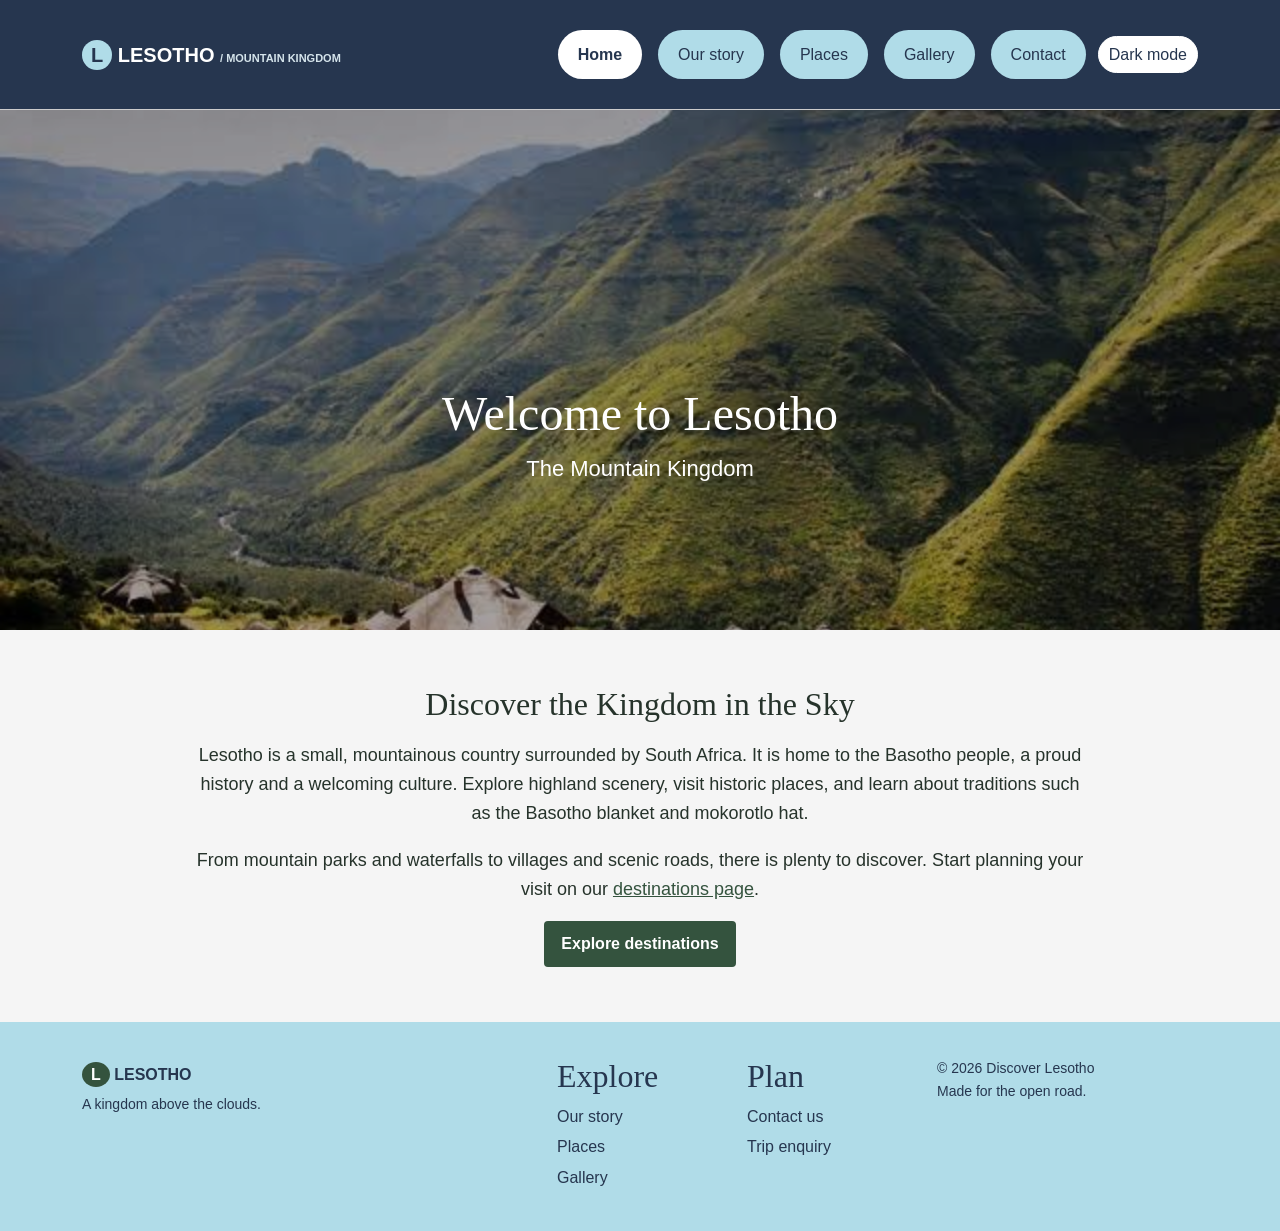
<file: index.html>
<!DOCTYPE html>
<html lang="en">
<head>
  <meta charset="utf-8">
  <meta name="viewport" content="width=device-width, initial-scale=1">
  <meta name="description" content="Discover Lesotho, the Mountain Kingdom, its people and mountain scenery.">
  <title>Home | Discover Lesotho</title>
  <link href="https://cdn.jsdelivr.net/npm/bootstrap@5.3.3/dist/css/bootstrap.min.css" rel="stylesheet">
  <link href="basic.css" rel="stylesheet">
</head>
<body>
  <a class="skip-link" href="#main">Skip to content</a>
  <header>
    <nav class="navbar navbar-expand-lg fixed-top site-nav" aria-label="Main navigation">
      <div class="container">
        <a class="navbar-brand" href="index.html"><span class="brand-mark">L</span> LESOTHO <span class="brand-light">/ MOUNTAIN KINGDOM</span></a>
        <button class="navbar-toggler" type="button" data-bs-toggle="collapse" data-bs-target="#navMenu" aria-controls="navMenu" aria-expanded="false" aria-label="Toggle navigation">
          <span class="navbar-toggler-icon"></span>
        </button>
        <div class="collapse navbar-collapse" id="navMenu">
          <ul class="navbar-nav ms-auto align-items-lg-center gap-lg-2">
            <li class="nav-item"><a class="nav-link active" href="index.html">Home</a></li>
            <li class="nav-item"><a class="nav-link" href="about.html">Our story</a></li>
            <li class="nav-item"><a class="nav-link" href="destinations.html">Places</a></li>
            <li class="nav-item"><a class="nav-link" href="gallery.html">Gallery</a></li>
            <li class="nav-item"><a class="nav-link" href="contact.html">Contact</a></li>
            <li class="nav-item"><button class="theme-toggle" type="button" aria-label="Switch to dark mode">Dark mode</button></li>
          </ul>
        </div>
      </div>
    </nav>
  </header>

  <main id="main">
    <section class="home-hero" aria-labelledby="welcome-title">
      <img src="sehlabathebe.jfif" alt="Mountains in Lesotho beneath a wide sky">
      <div class="home-hero-text">
        <h1 id="welcome-title">Welcome to Lesotho</h1>
        <p>The Mountain Kingdom</p>
      </div>
    </section>

    <section class="home-welcome">
      <div class="container">
        <h2>Discover the Kingdom in the Sky</h2>
        <p>Lesotho is a small, mountainous country surrounded by South Africa. It is home to the Basotho people, a proud history and a welcoming culture. Explore highland scenery, visit historic places, and learn about traditions such as the Basotho blanket and mokorotlo hat.</p>
        <p>From mountain parks and waterfalls to villages and scenic roads, there is plenty to discover. Start planning your visit on our <a href="destinations.html">destinations page</a>.</p>
        <a class="btn btn-dark-custom" href="destinations.html">Explore destinations</a>
      </div>
    </section>
  </main>

  <footer class="site-footer"><div class="container"><div class="row gy-4 align-items-start"><div class="col-md-5"><a class="navbar-brand footer-brand" href="index.html"><span class="brand-mark">L</span> LESOTHO</a><p class="footer-tag">A kingdom above the clouds.</p></div><div class="col-6 col-md-2"><h2>Explore</h2><a href="about.html">Our story</a><a href="destinations.html">Places</a><a href="gallery.html">Gallery</a></div><div class="col-6 col-md-2"><h2>Plan</h2><a href="contact.html">Contact us</a><a href="contact.html#booking">Trip enquiry</a></div><div class="col-md-3 footer-bottom">© <span data-year></span> Discover Lesotho<br>Made for the open road.</div></div></div></footer>

  <script src="https://cdn.jsdelivr.net/npm/bootstrap@5.3.3/dist/js/bootstrap.bundle.min.js"></script>
  <script src="main.js"></script>
</body>
</html>
</file>
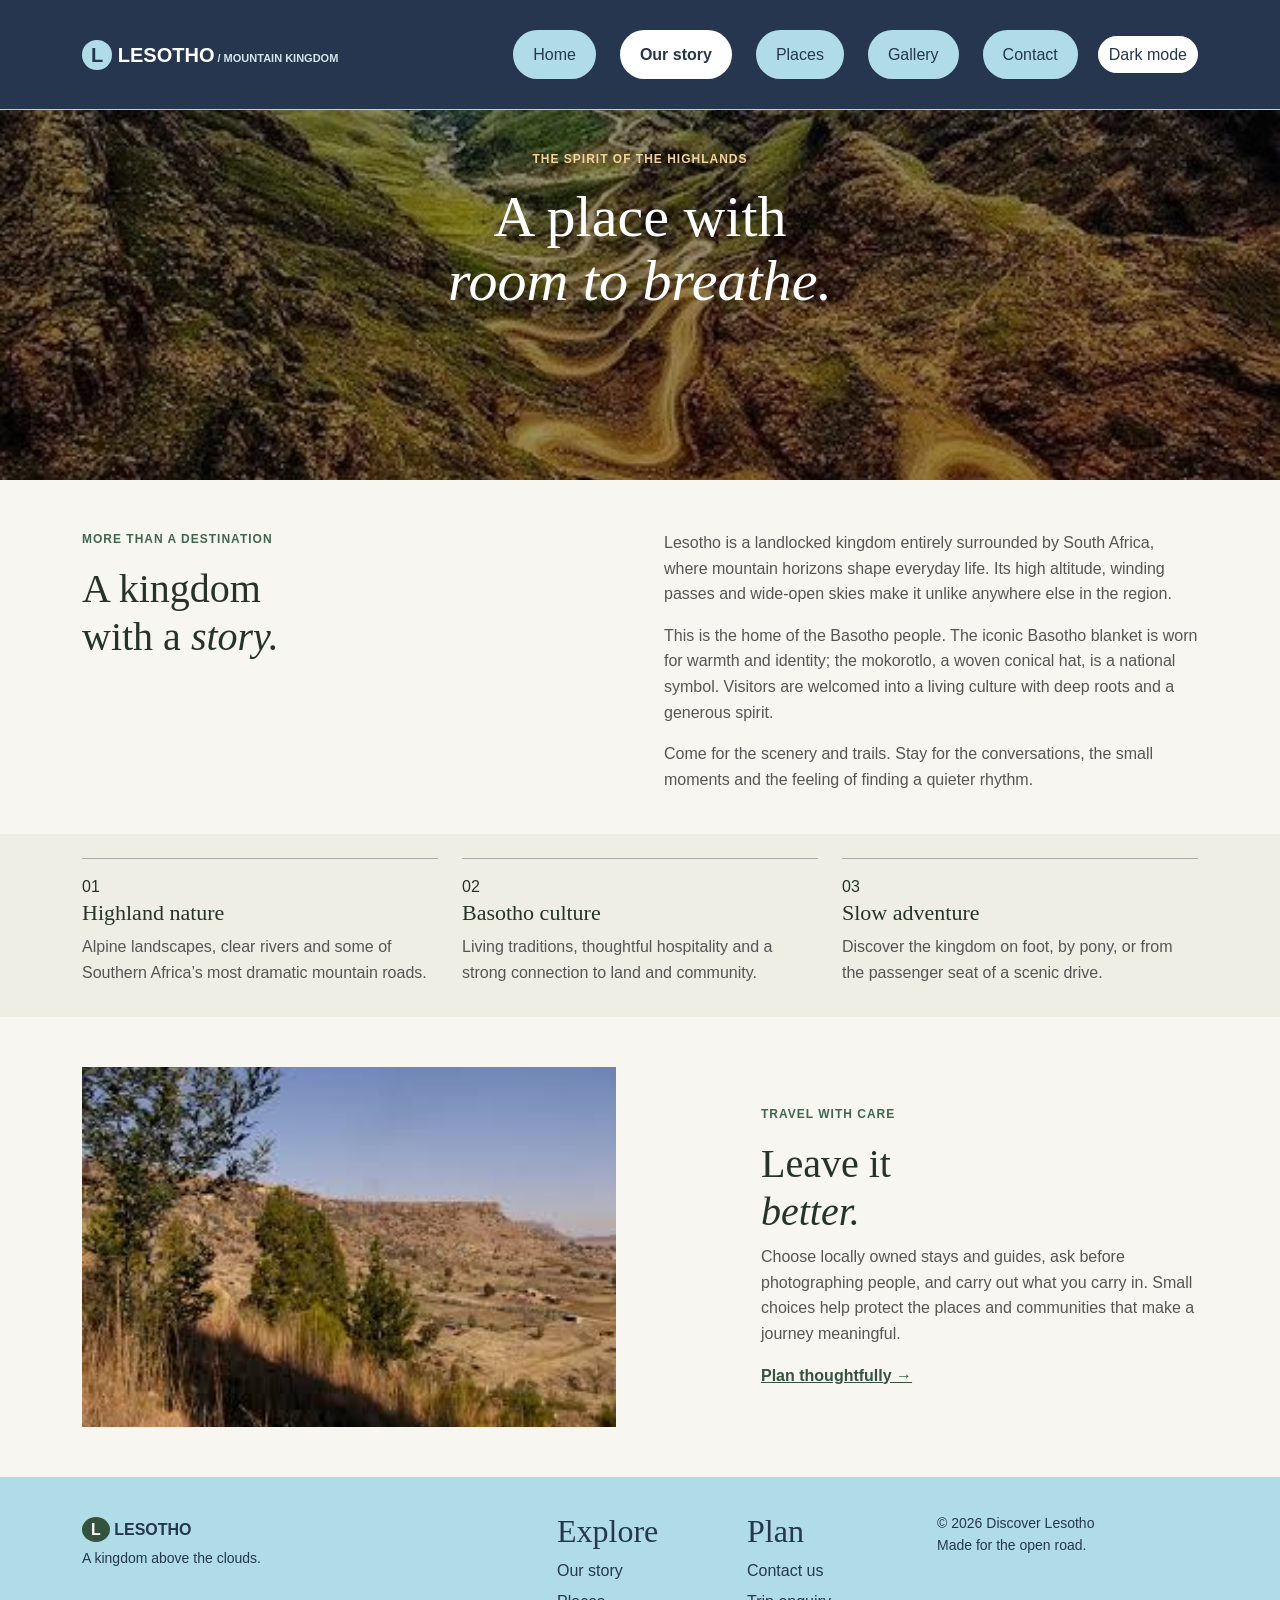
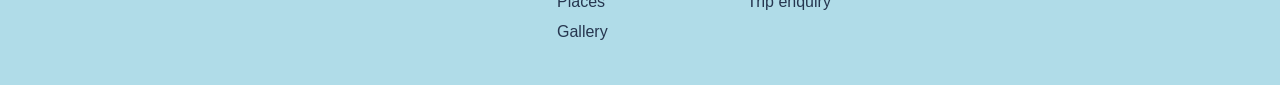
<file: about.html>
<!DOCTYPE html><html lang="en"><head><meta charset="utf-8"><meta name="viewport" content="width=device-width, initial-scale=1"><meta name="description" content="Learn about Lesotho, the Mountain Kingdom, its Basotho culture and highland landscape."><title>Our Story | Discover Lesotho</title><link href="https://cdn.jsdelivr.net/npm/bootstrap@5.3.3/dist/css/bootstrap.min.css" rel="stylesheet"><link href="basic.css" rel="stylesheet"></head><body><a class="skip-link" href="#main">Skip to content</a><header>
  <nav class="navbar navbar-expand-lg fixed-top site-nav" aria-label="Main navigation"><div class="container"><a class="navbar-brand" href="index.html"><span class="brand-mark">L</span> LESOTHO<span class="brand-light"> / MOUNTAIN KINGDOM</span></a><button class="navbar-toggler" type="button" data-bs-toggle="collapse" data-bs-target="#navMenu" aria-controls="navMenu" aria-expanded="false" aria-label="Toggle navigation"><span class="navbar-toggler-icon"></span></button><div class="collapse navbar-collapse" id="navMenu"><ul class="navbar-nav ms-auto align-items-lg-center gap-lg-3"><li class="nav-item"><a class="nav-link" href="index.html">Home</a></li><li class="nav-item"><a class="nav-link active" href="about.html">Our story</a></li><li class="nav-item"><a class="nav-link" href="destinations.html">Places</a></li><li class="nav-item"><a class="nav-link" href="gallery.html">Gallery</a></li><li class="nav-item"><a class="nav-link" href="contact.html">Contact</a></li><li class="nav-item"><button class="theme-toggle" type="button" aria-label="Switch to dark mode">Dark mode</button></li></ul></div></div></nav>
</header><main id="main"><section class="page-hero about-hero"><div class="hero-shade"></div><div class="container page-hero-content"><p class="eyebrow">The spirit of the highlands</p><h1>A place with<br><em>room to breathe.</em></h1></div></section><section class="section-pad"><div class="container"><div class="row g-5"><div class="col-lg-5"><p class="eyebrow eyebrow-dark">More than a destination</p><h2 class="display-title">A kingdom<br>with a <em>story.</em></h2></div><div class="col-lg-6 ms-lg-auto body-copy"><p>Lesotho is a landlocked kingdom entirely surrounded by South Africa, where mountain horizons shape everyday life. Its high altitude, winding passes and wide-open skies make it unlike anywhere else in the region.</p><p>This is the home of the Basotho people. The iconic Basotho blanket is worn for warmth and identity; the mokorotlo, a woven conical hat, is a national symbol. Visitors are welcomed into a living culture with deep roots and a generous spirit.</p><p>Come for the scenery and trails. Stay for the conversations, the small moments and the feeling of finding a quieter rhythm.</p></div></div></div></section><section class="values-band"><div class="container"><div class="row g-4"><div class="col-md-4"><article class="value-card"><span>01</span><h3>Highland nature</h3><p>Alpine landscapes, clear rivers and some of Southern Africa’s most dramatic mountain roads.</p></article></div><div class="col-md-4"><article class="value-card"><span>02</span><h3>Basotho culture</h3><p>Living traditions, thoughtful hospitality and a strong connection to land and community.</p></article></div><div class="col-md-4"><article class="value-card"><span>03</span><h3>Slow adventure</h3><p>Discover the kingdom on foot, by pony, or from the passenger seat of a scenic drive.</p></article></div></div></div></section><section class="section-pad"><div class="container"><div class="row align-items-center g-5"><div class="col-lg-6"><img class="journal-image" src="thaba%20bosiu.jfif" alt="The landscape around Thaba Bosiu"></div><div class="col-lg-5 ms-lg-auto"><p class="eyebrow eyebrow-dark">Travel with care</p><h2 class="display-title">Leave it<br><em>better.</em></h2><p class="body-copy">Choose locally owned stays and guides, ask before photographing people, and carry out what you carry in. Small choices help protect the places and communities that make a journey meaningful.</p><a class="text-link" href="contact.html">Plan thoughtfully →</a></div></div></div></section></main><footer class="site-footer"><div class="container"><div class="row gy-4 align-items-start"><div class="col-md-5"><a class="navbar-brand footer-brand" href="index.html"><span class="brand-mark">L</span> LESOTHO</a><p class="footer-tag">A kingdom above the clouds.</p></div><div class="col-6 col-md-2"><h2>Explore</h2><a href="about.html">Our story</a><a href="destinations.html">Places</a><a href="gallery.html">Gallery</a></div><div class="col-6 col-md-2"><h2>Plan</h2><a href="contact.html">Contact us</a><a href="contact.html#booking">Trip enquiry</a></div><div class="col-md-3 footer-bottom">© <span data-year></span> Discover Lesotho<br>Made for the open road.</div></div></div></footer><script src="https://cdn.jsdelivr.net/npm/bootstrap@5.3.3/dist/js/bootstrap.bundle.min.js"></script><script src="main.js"></script></body></html>
</file>
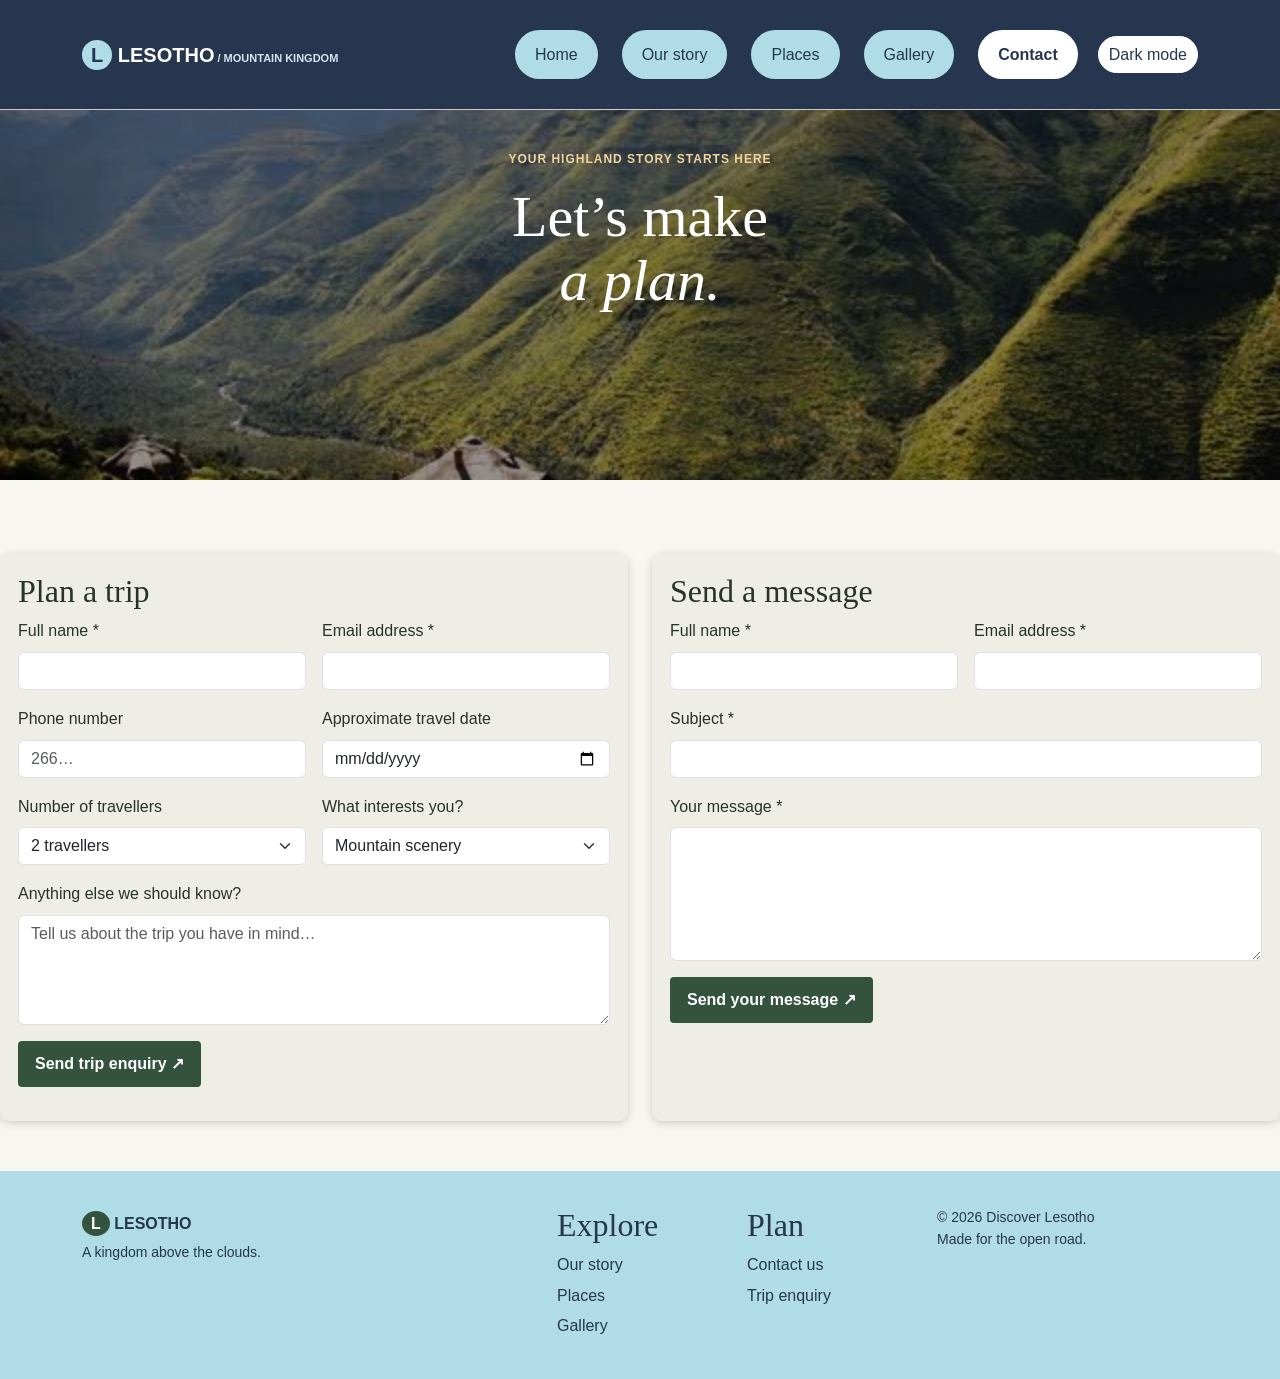
<file: contact.html>
<!DOCTYPE html><html lang="en"><head><meta charset="utf-8"><meta name="viewport" content="width=device-width, initial-scale=1"><meta name="description" content="Get in touch and start planning your Lesotho journey."><title>Contact | Discover Lesotho</title><link href="https://cdn.jsdelivr.net/npm/bootstrap@5.3.3/dist/css/bootstrap.min.css" rel="stylesheet"><link href="basic.css" rel="stylesheet"></head><body><a class="skip-link" href="#main">Skip to content</a><header>
  <nav class="navbar navbar-expand-lg fixed-top site-nav" aria-label="Main navigation"><div class="container"><a class="navbar-brand" href="index.html"><span class="brand-mark">L</span> LESOTHO<span class="brand-light"> / MOUNTAIN KINGDOM</span></a><button class="navbar-toggler" type="button" data-bs-toggle="collapse" data-bs-target="#navMenu" aria-controls="navMenu" aria-expanded="false" aria-label="Toggle navigation"><span class="navbar-toggler-icon"></span></button><div class="collapse navbar-collapse" id="navMenu"><ul class="navbar-nav ms-auto align-items-lg-center gap-lg-3"><li class="nav-item"><a class="nav-link" href="index.html">Home</a></li><li class="nav-item"><a class="nav-link" href="about.html">Our story</a></li><li class="nav-item"><a class="nav-link" href="destinations.html">Places</a></li><li class="nav-item"><a class="nav-link" href="gallery.html">Gallery</a></li><li class="nav-item"><a class="nav-link active" href="contact.html">Contact</a></li><li class="nav-item"><button class="theme-toggle" type="button" aria-label="Switch to dark mode">Dark mode</button></li></ul></div></div></nav>
</header><main id="main"><section class="page-hero contact-hero"><div class="hero-shade"></div><div class="container page-hero-content"><p class="eyebrow">Your highland story starts here</p><h1>Let’s make<br><em>a plan.</em></h1></div></section><section class="section-pad" id="booking"><div class="container"><div class="row mb-4"><div class="col-lg-8"></div></div></div><div class="row g-4"><div class="col-lg-6"><div class="form-panel"><h2>Plan a trip</h2><form id="booking-form" class="inquiry-form" novalidate><div class="row g-3"><div class="col-md-6"><label for="book-name" class="form-label">Full name *</label><input class="form-control" id="book-name" type="text" name="name" autocomplete="name" required minlength="2" maxlength="80" pattern="[A-Za-z][A-Za-z ]*" title="Use letters and spaces only"><div class="invalid-feedback">Please enter your name.</div></div><div class="col-md-6"><label for="book-email" class="form-label">Email address *</label><input class="form-control" id="book-email" name="email" type="email" autocomplete="email" required><div class="invalid-feedback">Enter a valid email address.</div></div><div class="col-md-6"><label for="book-phone" class="form-label">Phone number</label><input class="form-control" id="book-phone" name="phone" type="tel" inputmode="numeric" autocomplete="tel" pattern="[0-9]{7,15}" maxlength="15" placeholder="266…" title="Use numbers only"><div class="invalid-feedback">Enter a valid phone number.</div></div><div class="col-md-6"><label for="book-date" class="form-label">Approximate travel date</label><input class="form-control" id="book-date" name="date" type="date"></div><div class="col-md-6"><label for="book-people" class="form-label">Number of travellers</label><select class="form-select" id="book-people" name="people"><option>1 traveller</option><option selected>2 travellers</option><option>3–4 travellers</option><option>5 or more</option></select></div><div class="col-md-6"><label for="book-interest" class="form-label">What interests you?</label><select class="form-select" id="book-interest" name="interest"><option>Mountain scenery</option><option>Culture &amp; heritage</option><option>Hiking &amp; adventure</option><option>A little of everything</option></select></div><div class="col-12"><label for="book-message" class="form-label">Anything else we should know?</label><textarea class="form-control" id="book-message" name="message" rows="4" placeholder="Tell us about the trip you have in mind…"></textarea></div><div class="col-12"><button class="btn btn-dark-custom" type="submit">Send trip enquiry <span>↗</span></button><p class="form-status" aria-live="polite"></p></div></div></form></div></div><div class="col-lg-6"><div class="form-panel"><h2>Send a message</h2><form id="contact-form" class="inquiry-form" novalidate><div class="row g-3"><div class="col-md-6"><label for="contact-name" class="form-label">Full name *</label><input class="form-control" id="contact-name" type="text" name="name" autocomplete="name" required minlength="2" maxlength="80" pattern="[A-Za-z][A-Za-z ]*" title="Use letters and spaces only"><div class="invalid-feedback">Please enter your name.</div></div><div class="col-md-6"><label for="contact-email" class="form-label">Email address *</label><input class="form-control" id="contact-email" name="email" type="email" autocomplete="email" required><div class="invalid-feedback">Enter a valid email address.</div></div><div class="col-12"><label for="contact-subject" class="form-label">Subject *</label><input class="form-control" id="contact-subject" type="text" name="subject" required><div class="invalid-feedback">Please add a subject.</div></div><div class="col-12"><label for="contact-message" class="form-label">Your message *</label><textarea class="form-control" id="contact-message" name="message" rows="5" required minlength="10"></textarea><div class="invalid-feedback">Please write a short message.</div></div><div class="col-12"><button class="btn btn-dark-custom" type="submit">Send your message <span>↗</span></button><p class="form-status" aria-live="polite"></p></div></div></form></div></div></div></div></section></main><footer class="site-footer"><div class="container"><div class="row gy-4 align-items-start"><div class="col-md-5"><a class="navbar-brand footer-brand" href="index.html"><span class="brand-mark">L</span> LESOTHO</a><p class="footer-tag">A kingdom above the clouds.</p></div><div class="col-6 col-md-2"><h2>Explore</h2><a href="about.html">Our story</a><a href="destinations.html">Places</a><a href="gallery.html">Gallery</a></div><div class="col-6 col-md-2"><h2>Plan</h2><a href="contact.html">Contact us</a><a href="contact.html#booking">Trip enquiry</a></div><div class="col-md-3 footer-bottom">© <span data-year></span> Discover Lesotho<br>Made for the open road.</div></div></div></footer><script src="https://cdn.jsdelivr.net/npm/bootstrap@5.3.3/dist/js/bootstrap.bundle.min.js"></script><script src="main.js"></script></body></html>
</file>
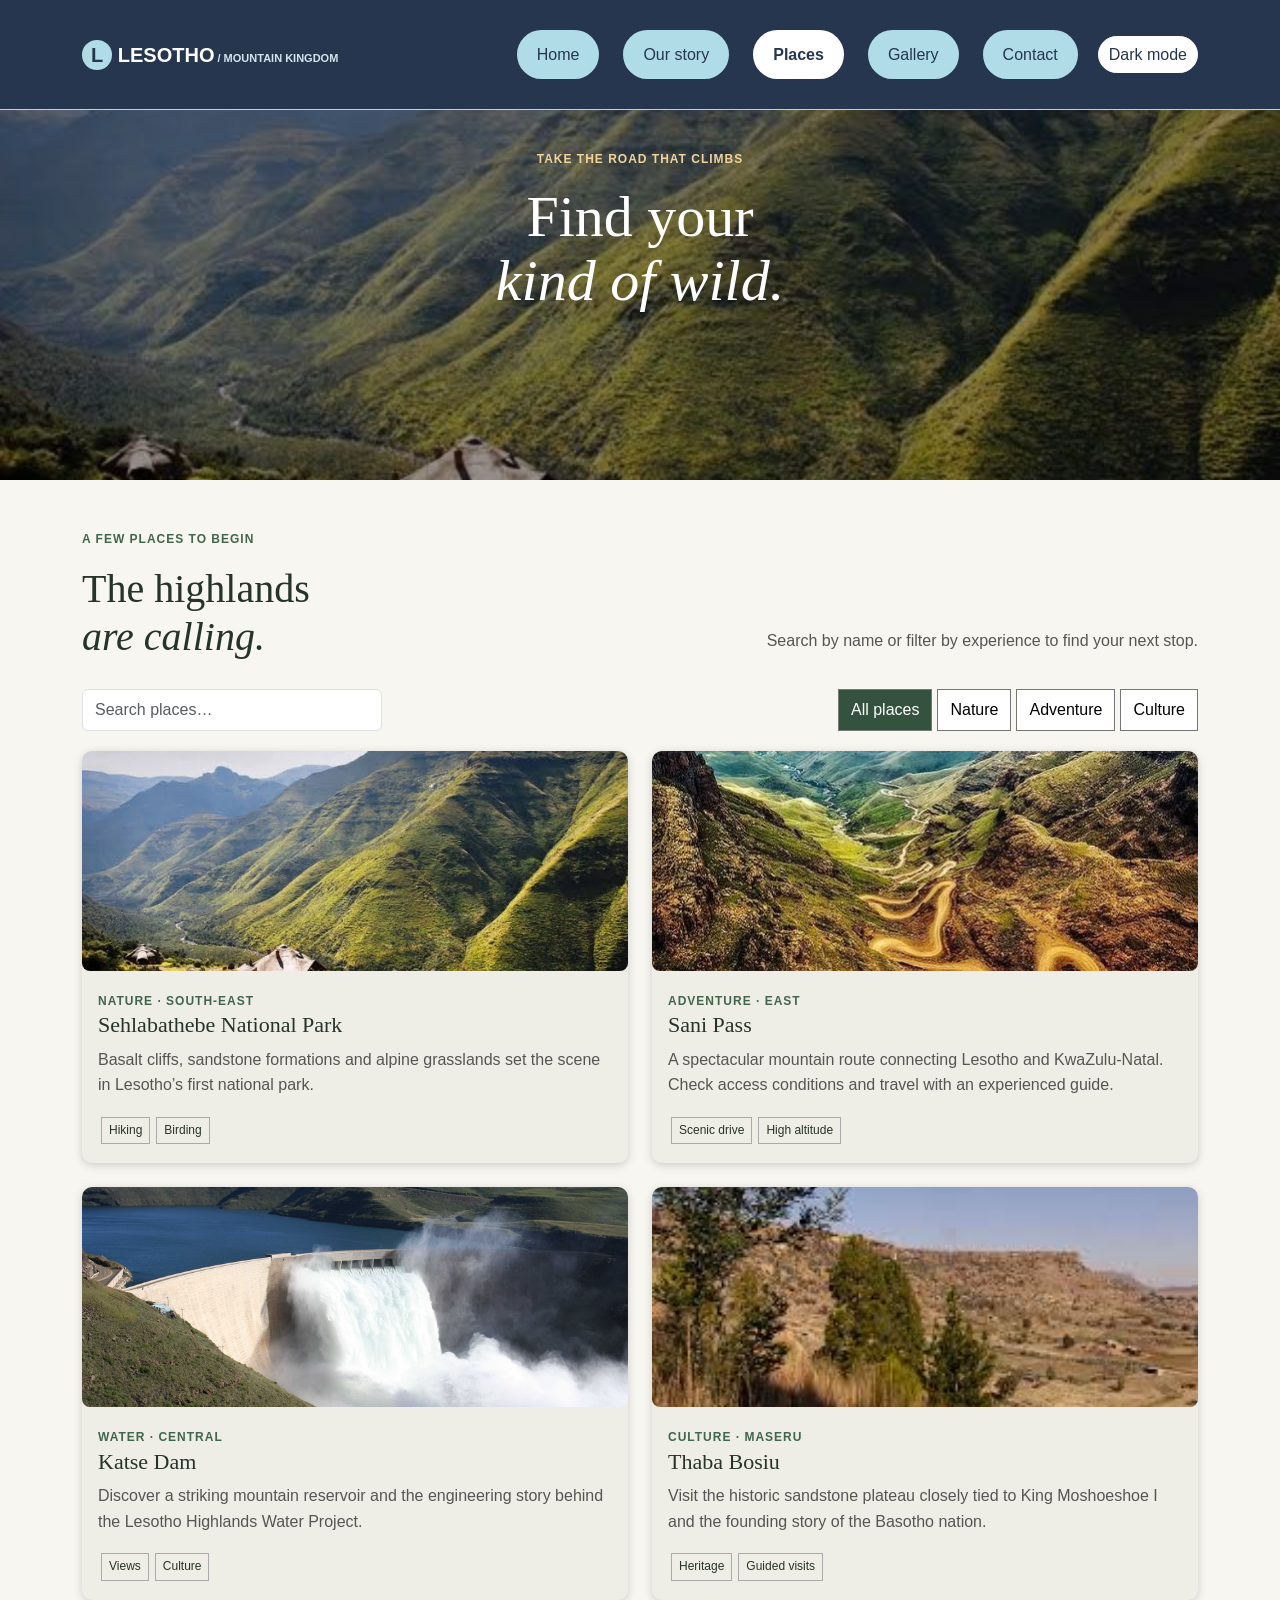
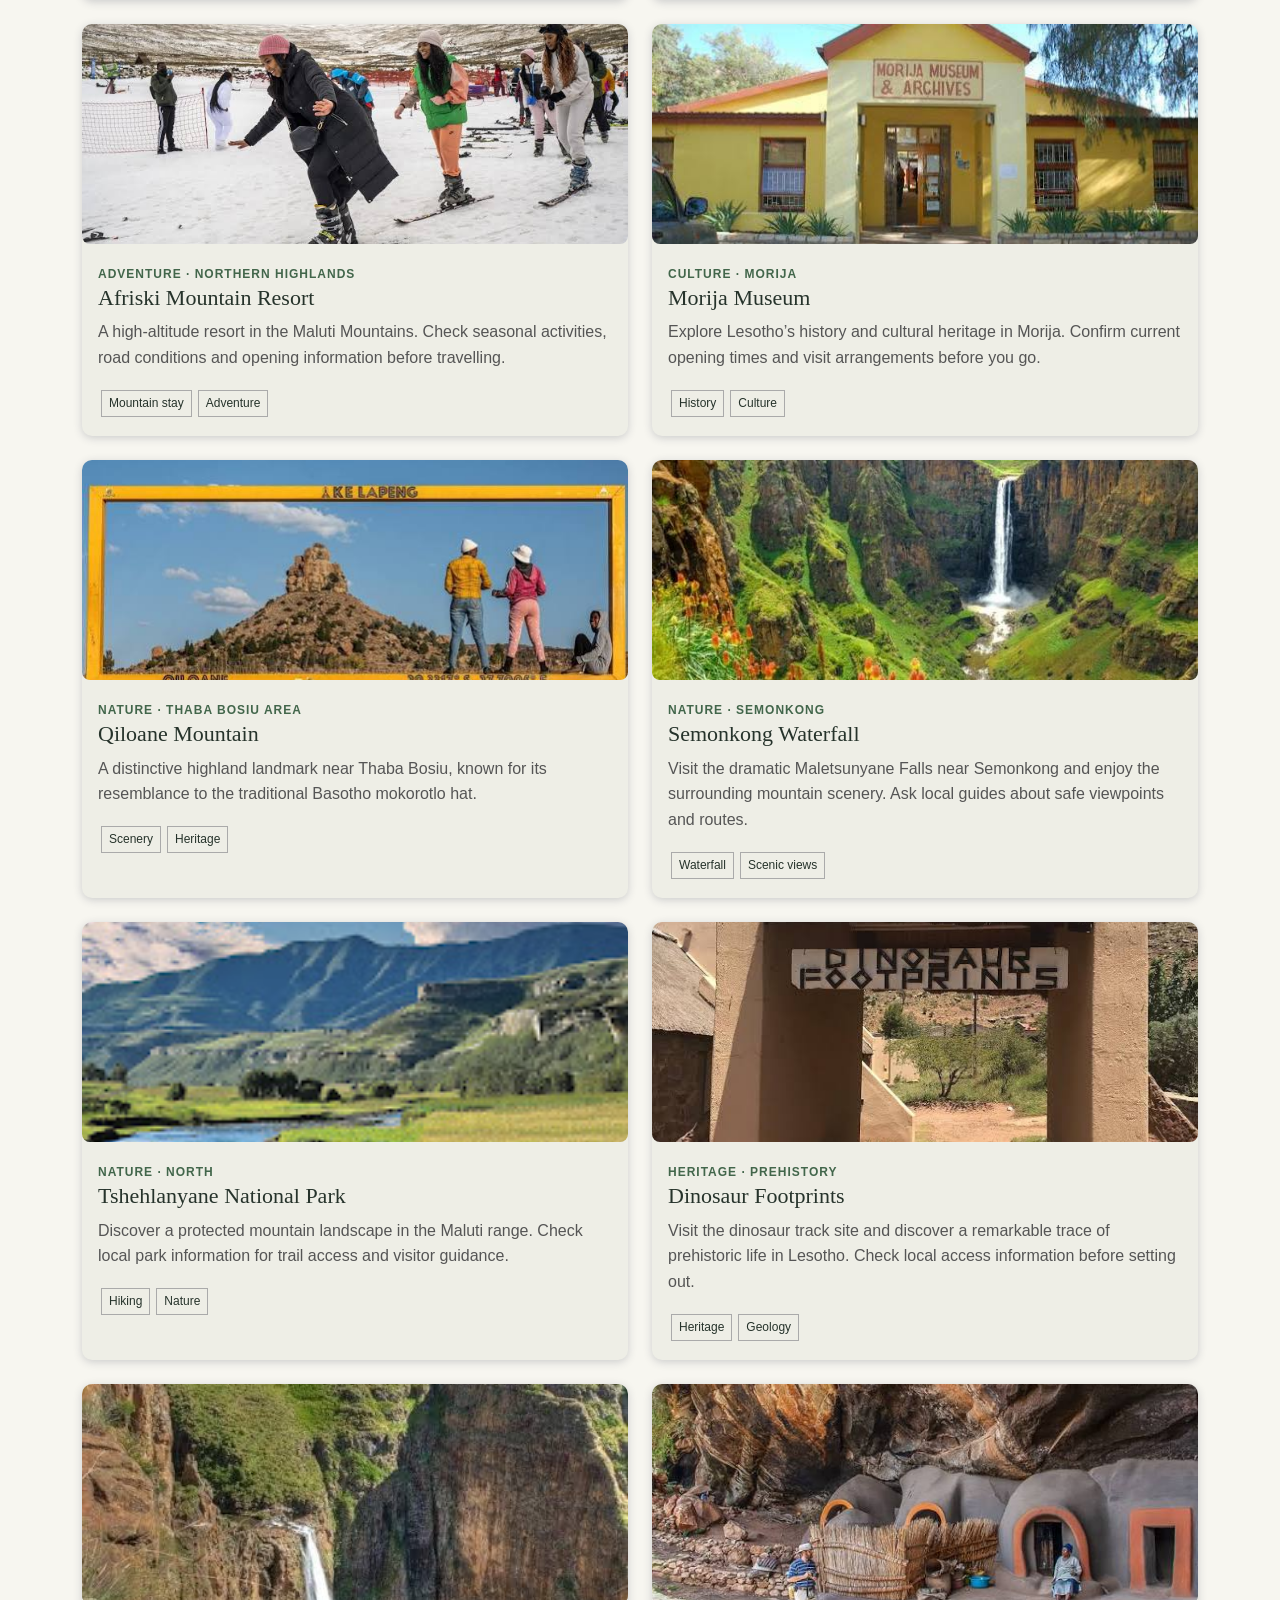
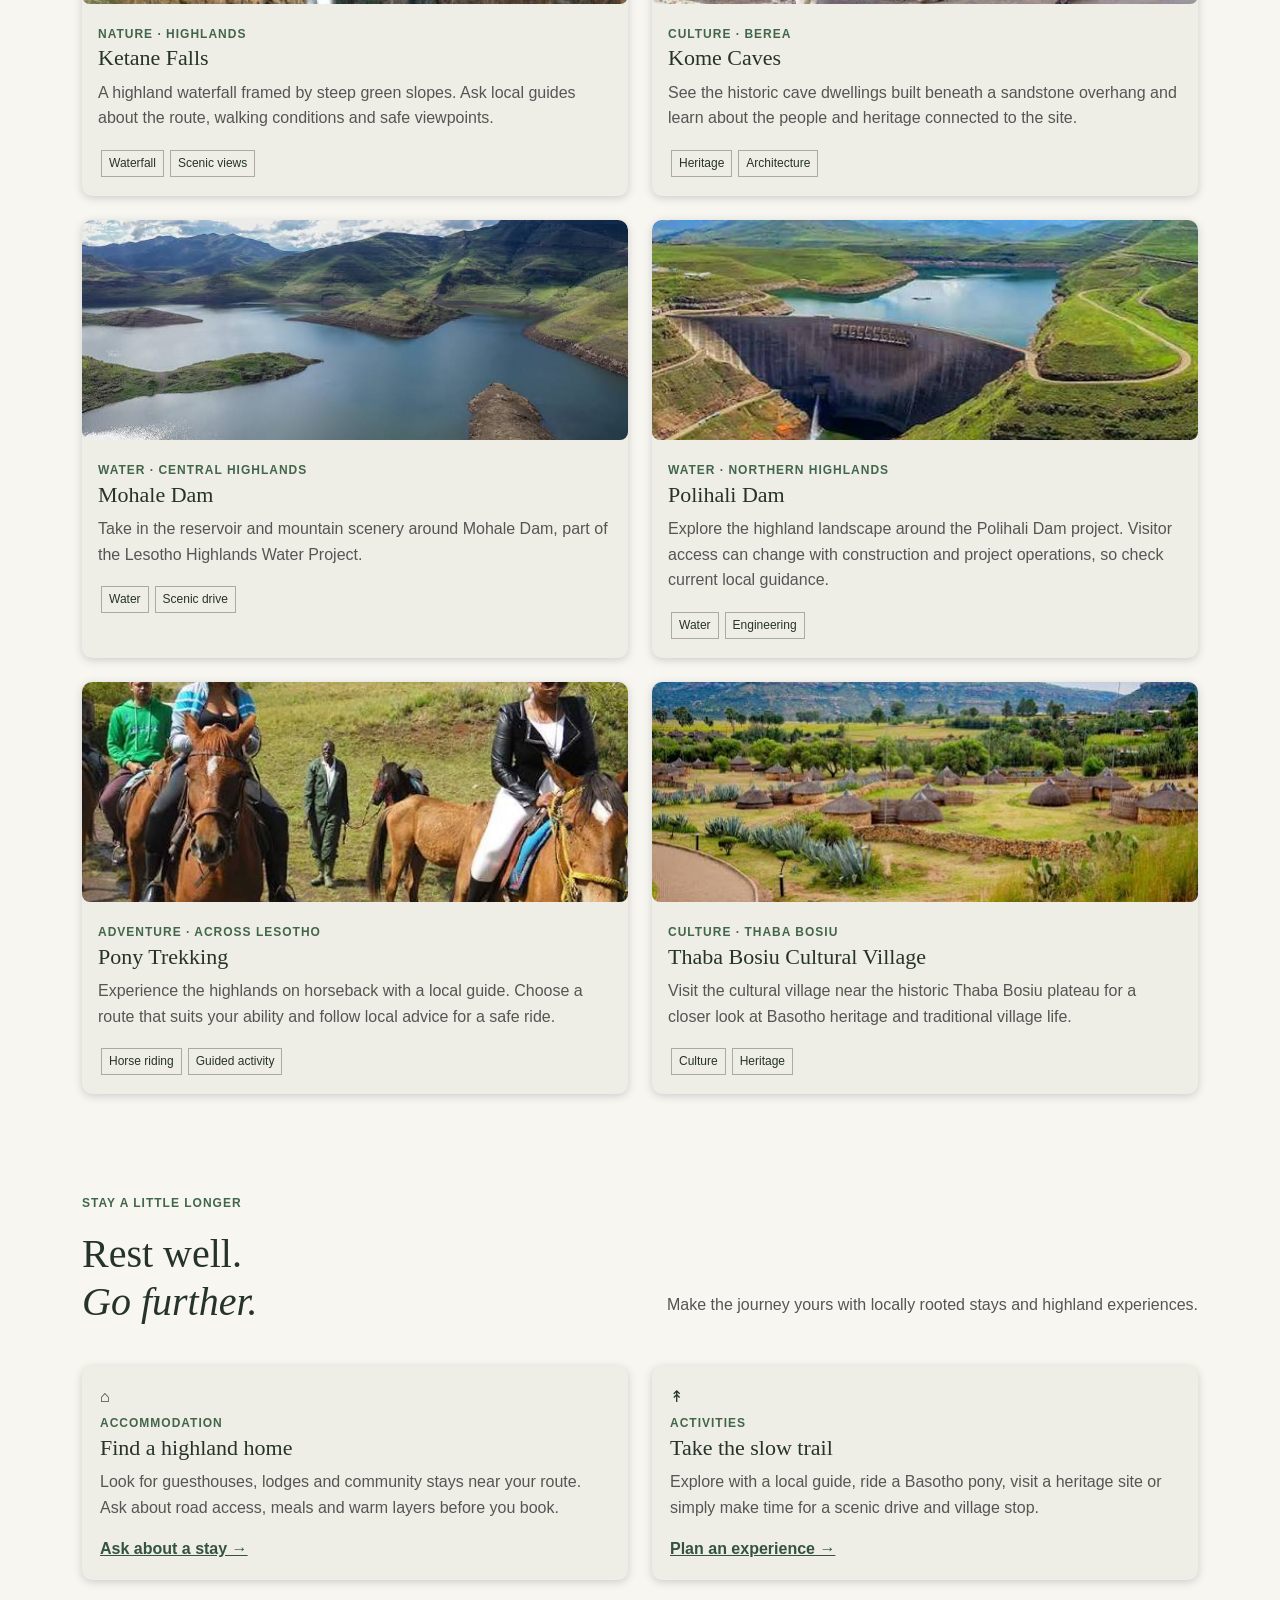
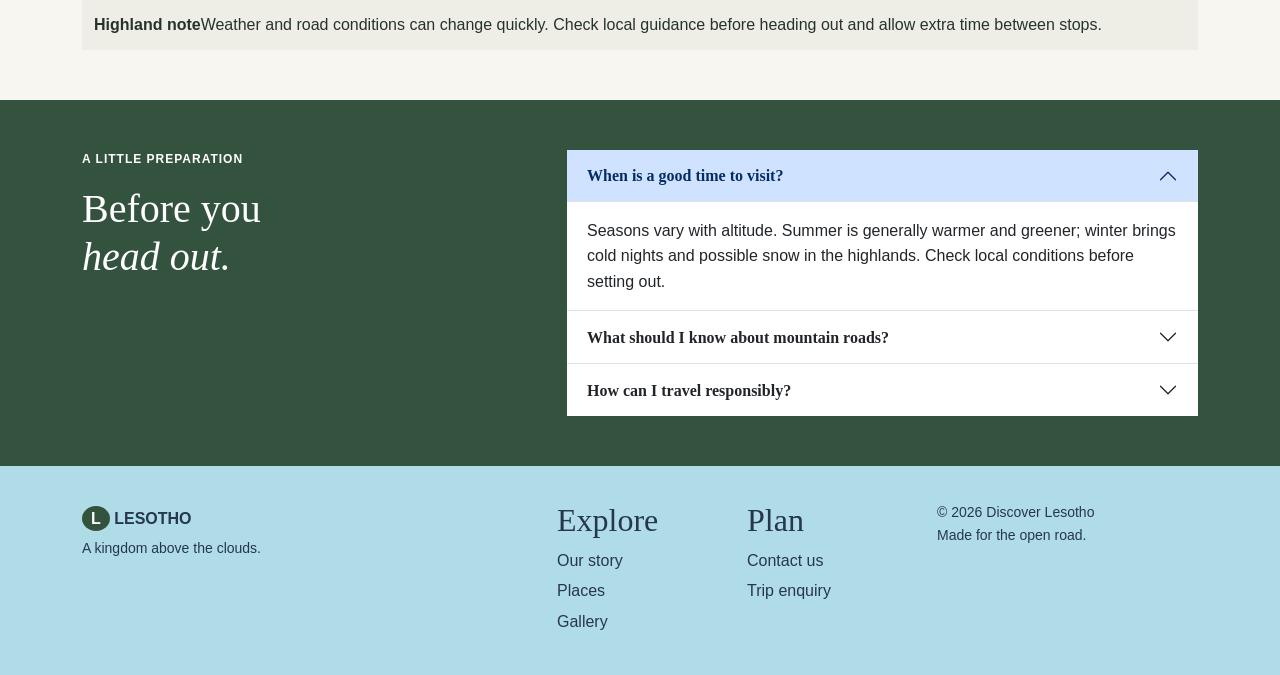
<file: destinations.html>
<!DOCTYPE html><html lang="en"><head><meta charset="utf-8"><meta name="viewport" content="width=device-width, initial-scale=1"><meta name="description" content="Explore Lesotho's national parks, mountain passes, dams and highland villages."><title>Places to Go | Discover Lesotho</title><link href="https://cdn.jsdelivr.net/npm/bootstrap@5.3.3/dist/css/bootstrap.min.css" rel="stylesheet"><link href="basic.css" rel="stylesheet"></head><body><a class="skip-link" href="#main">Skip to content</a><header>
  <nav class="navbar navbar-expand-lg fixed-top site-nav" aria-label="Main navigation"><div class="container"><a class="navbar-brand" href="index.html"><span class="brand-mark">L</span> LESOTHO<span class="brand-light"> / MOUNTAIN KINGDOM</span></a><button class="navbar-toggler" type="button" data-bs-toggle="collapse" data-bs-target="#navMenu" aria-controls="navMenu" aria-expanded="false" aria-label="Toggle navigation"><span class="navbar-toggler-icon"></span></button><div class="collapse navbar-collapse" id="navMenu"><ul class="navbar-nav ms-auto align-items-lg-center gap-lg-3"><li class="nav-item"><a class="nav-link" href="index.html">Home</a></li><li class="nav-item"><a class="nav-link" href="about.html">Our story</a></li><li class="nav-item"><a class="nav-link active" href="destinations.html">Places</a></li><li class="nav-item"><a class="nav-link" href="gallery.html">Gallery</a></li><li class="nav-item"><a class="nav-link" href="contact.html">Contact</a></li><li class="nav-item"><button class="theme-toggle" type="button" aria-label="Switch to dark mode">Dark mode</button></li></ul></div></div></nav>
</header><main id="main"><section class="page-hero places-hero"><div class="hero-shade"></div><div class="container page-hero-content"><p class="eyebrow">Take the road that climbs</p><h1>Find your<br><em>kind of wild.</em></h1></div></section><section class="section-pad"><div class="container"><div class="section-heading"><div><p class="eyebrow eyebrow-dark">A few places to begin</p><h2 class="display-title">The highlands<br><em>are calling.</em></h2></div><p class="body-copy heading-copy">Search by name or filter by experience to find your next stop.</p></div><div class="filter-tools"><label class="visually-hidden" for="place-search">Search destinations</label><input class="form-control search-input" id="place-search" type="search" placeholder="Search places…"><div class="filter-buttons" role="group" aria-label="Filter destinations"><button class="filter-btn active" data-filter="all" type="button">All places</button><button class="filter-btn" data-filter="nature" type="button">Nature</button><button class="filter-btn" data-filter="adventure" type="button">Adventure</button><button class="filter-btn" data-filter="culture" type="button">Culture</button></div></div><div class="row g-4 destination-grid">
<div class="col-md-6 destination-item" data-category="nature" data-name="sehlabathebe national park"><article class="destination-card" id="sehlabathebe"><img src="sehlabathebe.jfif" alt="Rugged mountain peaks in the highlands"><div class="destination-info"><span class="eyebrow eyebrow-dark">Nature · South-east</span><h3>Sehlabathebe National Park</h3><p>Basalt cliffs, sandstone formations and alpine grasslands set the scene in Lesotho’s first national park.</p><span class="tag">Hiking</span><span class="tag">Birding</span></div></article></div>
<div class="col-md-6 destination-item" data-category="adventure" data-name="sani pass"><article class="destination-card" id="sani"><img src="sani_pass.jfif" alt="Snow dusting a high mountain pass"><div class="destination-info"><span class="eyebrow eyebrow-dark">Adventure · East</span><h3>Sani Pass</h3><p>A spectacular mountain route connecting Lesotho and KwaZulu-Natal. Check access conditions and travel with an experienced guide.</p><span class="tag">Scenic drive</span><span class="tag">High altitude</span></div></article></div>
<div class="col-md-6 destination-item" data-category="nature" data-name="katse dam"><article class="destination-card" id="katse"><img src="katse.jpg" alt="A highland lake surrounded by mountains"><div class="destination-info"><span class="eyebrow eyebrow-dark">Water · Central</span><h3>Katse Dam</h3><p>Discover a striking mountain reservoir and the engineering story behind the Lesotho Highlands Water Project.</p><span class="tag">Views</span><span class="tag">Culture</span></div></article></div>
<div class="col-md-6 destination-item" data-category="culture" data-name="thaba bosiu"><article class="destination-card" id="thaba-bosiu"><img src="thaba%20bosiu.jfif" alt="A rugged landscape at the edge of the highlands"><div class="destination-info"><span class="eyebrow eyebrow-dark">Culture · Maseru</span><h3>Thaba Bosiu</h3><p>Visit the historic sandstone plateau closely tied to King Moshoeshoe I and the founding story of the Basotho nation.</p><span class="tag">Heritage</span><span class="tag">Guided visits</span></div></article></div><div class="col-md-6 destination-item" data-category="adventure" data-name="afriski mountain resort"><article class="destination-card" id="afriski"><img src="afriski.jfif" alt="Afriski Mountain Resort in the Lesotho highlands"><div class="destination-info"><span class="eyebrow eyebrow-dark">Adventure · Northern highlands</span><h3>Afriski Mountain Resort</h3><p>A high-altitude resort in the Maluti Mountains. Check seasonal activities, road conditions and opening information before travelling.</p><span class="tag">Mountain stay</span><span class="tag">Adventure</span></div></article></div>
<div class="col-md-6 destination-item" data-category="culture" data-name="morija museum"><article class="destination-card" id="morija-museum"><img src="morija%20museum.jfif" alt="Morija Museum and cultural heritage"><div class="destination-info"><span class="eyebrow eyebrow-dark">Culture · Morija</span><h3>Morija Museum</h3><p>Explore Lesotho’s history and cultural heritage in Morija. Confirm current opening times and visit arrangements before you go.</p><span class="tag">History</span><span class="tag">Culture</span></div></article></div>
<div class="col-md-6 destination-item" data-category="nature" data-name="qiloane mountain"><article class="destination-card" id="qiloane"><img src="qiloane%20mountain.jfif" alt="Qiloane Mountain in the Lesotho highlands"><div class="destination-info"><span class="eyebrow eyebrow-dark">Nature · Thaba Bosiu area</span><h3>Qiloane Mountain</h3><p>A distinctive highland landmark near Thaba Bosiu, known for its resemblance to the traditional Basotho mokorotlo hat.</p><span class="tag">Scenery</span><span class="tag">Heritage</span></div></article></div>
<div class="col-md-6 destination-item" data-category="nature" data-name="semonkong waterfall maletsunyane falls"><article class="destination-card" id="semonkong"><img src="semonkong%20waterfall.jfif" alt="Waterfall near Semonkong in Lesotho"><div class="destination-info"><span class="eyebrow eyebrow-dark">Nature · Semonkong</span><h3>Semonkong Waterfall</h3><p>Visit the dramatic Maletsunyane Falls near Semonkong and enjoy the surrounding mountain scenery. Ask local guides about safe viewpoints and routes.</p><span class="tag">Waterfall</span><span class="tag">Scenic views</span></div></article></div>
<div class="col-md-6 destination-item" data-category="nature" data-name="tshehlanyane national park"><article class="destination-card" id="tshehlanyane"><img src="tshehlanyane%20national%20park.jfif" alt="Tshehlanyane National Park in the Maluti Mountains"><div class="destination-info"><span class="eyebrow eyebrow-dark">Nature · North</span><h3>Tshehlanyane National Park</h3><p>Discover a protected mountain landscape in the Maluti range. Check local park information for trail access and visitor guidance.</p><span class="tag">Hiking</span><span class="tag">Nature</span></div></article></div><div class="col-md-6 destination-item" data-category="culture" data-name="dinosaur footprints"><article class="destination-card" id="dinosaur-footprints"><img src="dinosaur%20footprints.jfif" alt="Dinosaur Footprints visitor site"><div class="destination-info"><span class="eyebrow eyebrow-dark">Heritage · Prehistory</span><h3>Dinosaur Footprints</h3><p>Visit the dinosaur track site and discover a remarkable trace of prehistoric life in Lesotho. Check local access information before setting out.</p><span class="tag">Heritage</span><span class="tag">Geology</span></div></article></div>
<div class="col-md-6 destination-item" data-category="nature" data-name="ketane falls"><article class="destination-card" id="ketane-falls"><img src="ketane%20falls.jfif" alt="Ketane Falls dropping through a green mountain gorge"><div class="destination-info"><span class="eyebrow eyebrow-dark">Nature · Highlands</span><h3>Ketane Falls</h3><p>A highland waterfall framed by steep green slopes. Ask local guides about the route, walking conditions and safe viewpoints.</p><span class="tag">Waterfall</span><span class="tag">Scenic views</span></div></article></div>
<div class="col-md-6 destination-item" data-category="culture" data-name="kome caves"><article class="destination-card" id="kome-caves"><img src="kome%20caves.jfif" alt="Traditional dwellings built beneath a rock overhang at Kome Caves"><div class="destination-info"><span class="eyebrow eyebrow-dark">Culture · Berea</span><h3>Kome Caves</h3><p>See the historic cave dwellings built beneath a sandstone overhang and learn about the people and heritage connected to the site.</p><span class="tag">Heritage</span><span class="tag">Architecture</span></div></article></div>
<div class="col-md-6 destination-item" data-category="nature" data-name="mohale dam"><article class="destination-card" id="mohale-dam"><img src="mohale%20dam.jfif" alt="Mohale Dam reservoir among Lesotho mountains"><div class="destination-info"><span class="eyebrow eyebrow-dark">Water · Central highlands</span><h3>Mohale Dam</h3><p>Take in the reservoir and mountain scenery around Mohale Dam, part of the Lesotho Highlands Water Project.</p><span class="tag">Water</span><span class="tag">Scenic drive</span></div></article></div>
<div class="col-md-6 destination-item" data-category="nature" data-name="polihali dam"><article class="destination-card" id="polihali-dam"><img src="polihali%20dam.jfif" alt="Polihali Dam and reservoir in the highlands"><div class="destination-info"><span class="eyebrow eyebrow-dark">Water · Northern highlands</span><h3>Polihali Dam</h3><p>Explore the highland landscape around the Polihali Dam project. Visitor access can change with construction and project operations, so check current local guidance.</p><span class="tag">Water</span><span class="tag">Engineering</span></div></article></div>
<div class="col-md-6 destination-item" data-category="adventure" data-name="pony trekking horseback riding"><article class="destination-card" id="pony-trekking"><img src="pony%20trekking.jfif" alt="Visitors riding Basotho ponies on a highland trail"><div class="destination-info"><span class="eyebrow eyebrow-dark">Adventure · Across Lesotho</span><h3>Pony Trekking</h3><p>Experience the highlands on horseback with a local guide. Choose a route that suits your ability and follow local advice for a safe ride.</p><span class="tag">Horse riding</span><span class="tag">Guided activity</span></div></article></div>
<div class="col-md-6 destination-item" data-category="culture" data-name="thaba bosiu cultural village"><article class="destination-card" id="thaba-bosiu-cultural-village"><img src="thaba%20bosiu%20cultural%20village.jfif" alt="Traditional huts at Thaba Bosiu Cultural Village"><div class="destination-info"><span class="eyebrow eyebrow-dark">Culture · Thaba Bosiu</span><h3>Thaba Bosiu Cultural Village</h3><p>Visit the cultural village near the historic Thaba Bosiu plateau for a closer look at Basotho heritage and traditional village life.</p><span class="tag">Culture</span><span class="tag">Heritage</span></div></article></div></div><p class="empty-state" hidden>No destinations match your search. Try another word or category.</p></div></section><section class="stay-section section-pad"><div class="container"><div class="section-heading"><div><p class="eyebrow eyebrow-dark">Stay a little longer</p><h2 class="display-title">Rest well.<br><em>Go further.</em></h2></div><p class="body-copy heading-copy">Make the journey yours with locally rooted stays and highland experiences.</p></div><div class="row g-4 mt-2"><div class="col-md-6"><article class="service-card"><div class="service-icon" aria-hidden="true">⌂</div><div><span class="eyebrow eyebrow-dark">ACCOMMODATION</span><h3>Find a highland home</h3><p>Look for guesthouses, lodges and community stays near your route. Ask about road access, meals and warm layers before you book.</p><a class="text-link" href="contact.html#booking">Ask about a stay →</a></div></article></div><div class="col-md-6"><article class="service-card"><div class="service-icon" aria-hidden="true">↟</div><div><span class="eyebrow eyebrow-dark">ACTIVITIES</span><h3>Take the slow trail</h3><p>Explore with a local guide, ride a Basotho pony, visit a heritage site or simply make time for a scenic drive and village stop.</p><a class="text-link" href="contact.html#booking">Plan an experience →</a></div></article></div></div><aside class="travel-note" aria-label="Highland travel note"><strong>Highland note</strong><span>Weather and road conditions can change quickly. Check local guidance before heading out and allow extra time between stops.</span></aside></div></section><section class="faq-band"><div class="container"><div class="row g-5"><div class="col-lg-4"><p class="eyebrow">A little preparation</p><h2 class="display-title">Before you<br><em>head out.</em></h2></div><div class="col-lg-7 ms-lg-auto"><div class="accordion accordion-flush travel-accordion" id="travelFaq"><div class="accordion-item"><h3 class="accordion-header"><button class="accordion-button" type="button" data-bs-toggle="collapse" data-bs-target="#faq1" aria-expanded="true" aria-controls="faq1">When is a good time to visit?</button></h3><div id="faq1" class="accordion-collapse collapse show" data-bs-parent="#travelFaq"><div class="accordion-body">Seasons vary with altitude. Summer is generally warmer and greener; winter brings cold nights and possible snow in the highlands. Check local conditions before setting out.</div></div></div><div class="accordion-item"><h3 class="accordion-header"><button class="accordion-button collapsed" type="button" data-bs-toggle="collapse" data-bs-target="#faq2" aria-expanded="false" aria-controls="faq2">What should I know about mountain roads?</button></h3><div id="faq2" class="accordion-collapse collapse" data-bs-parent="#travelFaq"><div class="accordion-body">Road and weather conditions can change quickly. Allow extra time, check current local advice, and use an experienced driver on challenging high mountain routes.</div></div></div><div class="accordion-item"><h3 class="accordion-header"><button class="accordion-button collapsed" type="button" data-bs-toggle="collapse" data-bs-target="#faq3" aria-expanded="false" aria-controls="faq3">How can I travel responsibly?</button></h3><div id="faq3" class="accordion-collapse collapse" data-bs-parent="#travelFaq"><div class="accordion-body">Support local accommodation and guides, follow park guidance, respect cultural customs, and leave natural areas as you found them.</div></div></div></div></div></div></div></section></main><footer class="site-footer"><div class="container"><div class="row gy-4 align-items-start"><div class="col-md-5"><a class="navbar-brand footer-brand" href="index.html"><span class="brand-mark">L</span> LESOTHO</a><p class="footer-tag">A kingdom above the clouds.</p></div><div class="col-6 col-md-2"><h2>Explore</h2><a href="about.html">Our story</a><a href="destinations.html">Places</a><a href="gallery.html">Gallery</a></div><div class="col-6 col-md-2"><h2>Plan</h2><a href="contact.html">Contact us</a><a href="contact.html#booking">Trip enquiry</a></div><div class="col-md-3 footer-bottom">© <span data-year></span> Discover Lesotho<br>Made for the open road.</div></div></div></footer><script src="https://cdn.jsdelivr.net/npm/bootstrap@5.3.3/dist/js/bootstrap.bundle.min.js"></script><script src="main.js"></script></body></html>
</file>
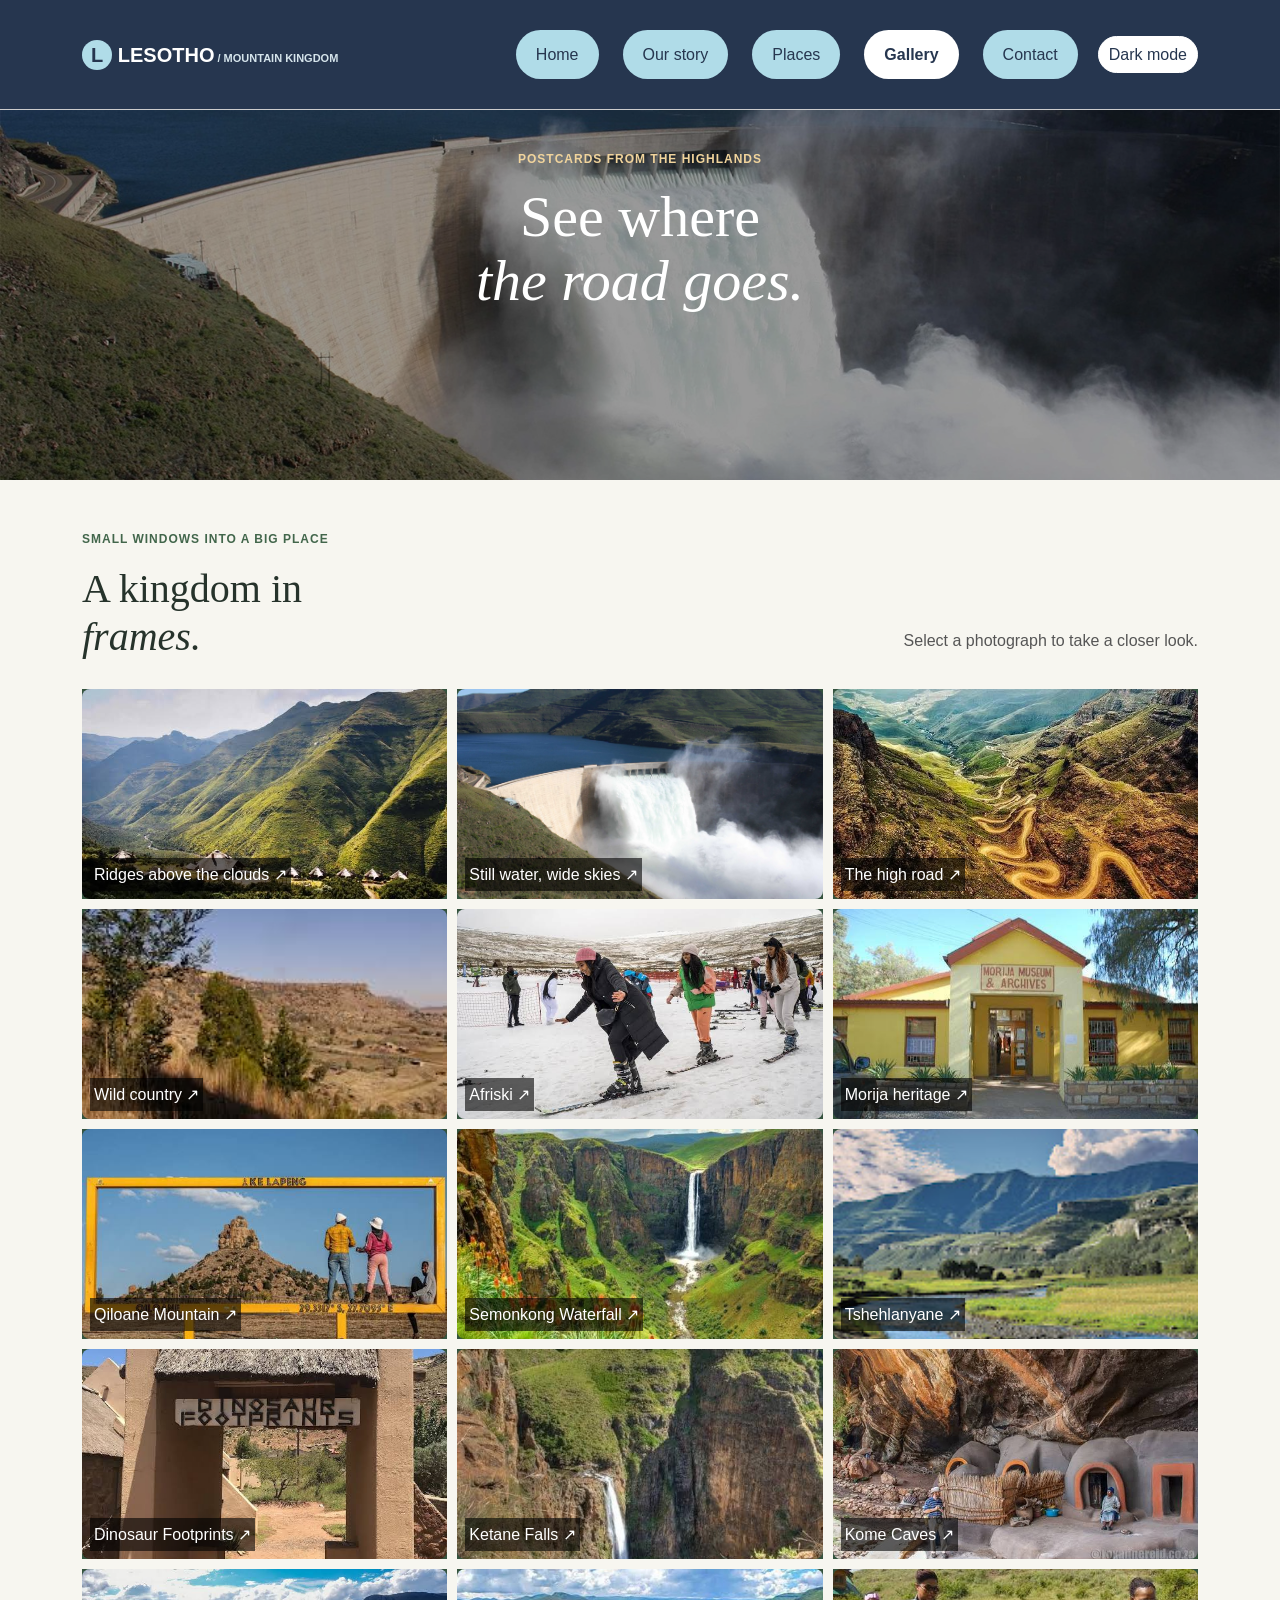
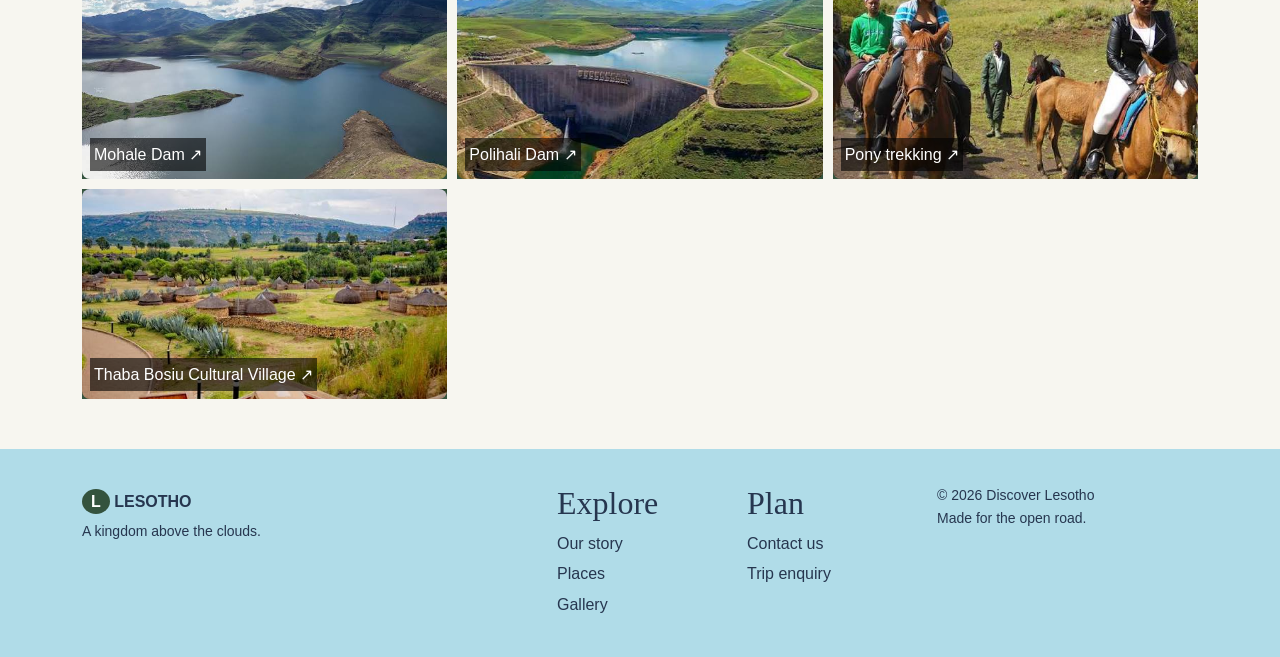
<file: gallery.html>
<!DOCTYPE html><html lang="en"><head><meta charset="utf-8"><meta name="viewport" content="width=device-width, initial-scale=1"><meta name="description" content="A visual journey through the landscapes of Lesotho."><title>Gallery | Discover Lesotho</title><link href="https://cdn.jsdelivr.net/npm/bootstrap@5.3.3/dist/css/bootstrap.min.css" rel="stylesheet"><link href="basic.css" rel="stylesheet"></head><body><a class="skip-link" href="#main">Skip to content</a><header>
  <nav class="navbar navbar-expand-lg fixed-top site-nav" aria-label="Main navigation"><div class="container"><a class="navbar-brand" href="index.html"><span class="brand-mark">L</span> LESOTHO<span class="brand-light"> / MOUNTAIN KINGDOM</span></a><button class="navbar-toggler" type="button" data-bs-toggle="collapse" data-bs-target="#navMenu" aria-controls="navMenu" aria-expanded="false" aria-label="Toggle navigation"><span class="navbar-toggler-icon"></span></button><div class="collapse navbar-collapse" id="navMenu"><ul class="navbar-nav ms-auto align-items-lg-center gap-lg-3"><li class="nav-item"><a class="nav-link" href="index.html">Home</a></li><li class="nav-item"><a class="nav-link" href="about.html">Our story</a></li><li class="nav-item"><a class="nav-link" href="destinations.html">Places</a></li><li class="nav-item"><a class="nav-link active" href="gallery.html">Gallery</a></li><li class="nav-item"><a class="nav-link" href="contact.html">Contact</a></li><li class="nav-item"><button class="theme-toggle" type="button" aria-label="Switch to dark mode">Dark mode</button></li></ul></div></div></nav>
</header><main id="main"><section class="page-hero gallery-hero"><div class="hero-shade"></div><div class="container page-hero-content"><p class="eyebrow">Postcards from the highlands</p><h1>See where<br><em>the road goes.</em></h1></div></section><section class="section-pad"><div class="container"><div class="section-heading"><div><p class="eyebrow eyebrow-dark">Small windows into a big place</p><h2 class="display-title">A kingdom in<br><em>frames.</em></h2></div><p class="body-copy heading-copy">Select a photograph to take a closer look.</p></div><div class="gallery-grid" data-gallery>
<button type="button" class="gallery-tile tile-tall" data-full="sehlabathebe.jfif" data-caption="Ridges above the clouds" aria-label="View photo: mountain ridges"><img src="sehlabathebe.jfif" alt="Mountain scenery from the Lesotho highlands"><span>Ridges above the clouds ↗</span></button>
<button type="button" class="gallery-tile" data-full="katse.jpg" data-caption="Still water, wide skies" aria-label="View photo: mountain lake"><img src="katse.jpg" alt="Katse reservoir in the Lesotho highlands"><span>Still water, wide skies ↗</span></button>
<button type="button" class="gallery-tile" data-full="sani_pass.jfif" data-caption="The high road" aria-label="View photo: high mountain pass"><img src="sani_pass.jfif" alt="The Sani Pass mountain route"><span>The high road ↗</span></button>
<button type="button" class="gallery-tile" data-full="thaba%20bosiu.jfif" data-caption="Wild country" aria-label="View photo: wild country"><img src="thaba%20bosiu.jfif" alt="The highland landscape around Thaba Bosiu"><span>Wild country ↗</span></button>

<button type="button" class="gallery-tile" data-full="afriski.jfif" data-caption="Afriski Mountain Resort" aria-label="View photo: Afriski Mountain Resort"><img src="afriski.jfif" alt="Afriski Mountain Resort in the mountains"><span>Afriski ↗</span></button>
<button type="button" class="gallery-tile" data-full="morija%20museum.jfif" data-caption="Morija Museum" aria-label="View photo: Morija Museum"><img src="morija%20museum.jfif" alt="Morija Museum and heritage site"><span>Morija heritage ↗</span></button>
<button type="button" class="gallery-tile" data-full="qiloane%20mountain.jfif" data-caption="Qiloane Mountain" aria-label="View photo: Qiloane Mountain"><img src="qiloane%20mountain.jfif" alt="Qiloane Mountain in Lesotho"><span>Qiloane Mountain ↗</span></button>
<button type="button" class="gallery-tile" data-full="semonkong%20waterfall.jfif" data-caption="Semonkong Waterfall" aria-label="View photo: Semonkong Waterfall"><img src="semonkong%20waterfall.jfif" alt="Semonkong Waterfall in the highlands"><span>Semonkong Waterfall ↗</span></button>
<button type="button" class="gallery-tile" data-full="tshehlanyane%20national%20park.jfif" data-caption="Tshehlanyane National Park" aria-label="View photo: Tshehlanyane National Park"><img src="tshehlanyane%20national%20park.jfif" alt="Tshehlanyane National Park landscape"><span>Tshehlanyane ↗</span></button>
<button type="button" class="gallery-tile" data-full="dinosaur%20footprints.jfif" data-caption="Dinosaur Footprints" aria-label="View photo: Dinosaur Footprints"><img src="dinosaur%20footprints.jfif" alt="Dinosaur Footprints visitor site"><span>Dinosaur Footprints ↗</span></button>
<button type="button" class="gallery-tile" data-full="ketane%20falls.jfif" data-caption="Ketane Falls" aria-label="View photo: Ketane Falls"><img src="ketane%20falls.jfif" alt="Ketane Falls in a green mountain gorge"><span>Ketane Falls ↗</span></button>
<button type="button" class="gallery-tile" data-full="kome%20caves.jfif" data-caption="Kome Caves" aria-label="View photo: Kome Caves"><img src="kome%20caves.jfif" alt="Kome Caves historic dwellings beneath a rock shelter"><span>Kome Caves ↗</span></button>
<button type="button" class="gallery-tile" data-full="mohale%20dam.jfif" data-caption="Mohale Dam" aria-label="View photo: Mohale Dam"><img src="mohale%20dam.jfif" alt="Mohale Dam reservoir and mountains"><span>Mohale Dam ↗</span></button>
<button type="button" class="gallery-tile" data-full="polihali%20dam.jfif" data-caption="Polihali Dam" aria-label="View photo: Polihali Dam"><img src="polihali%20dam.jfif" alt="Polihali Dam and highland reservoir"><span>Polihali Dam ↗</span></button>
<button type="button" class="gallery-tile" data-full="pony%20trekking.jfif" data-caption="Pony Trekking" aria-label="View photo: Pony Trekking"><img src="pony%20trekking.jfif" alt="Visitors pony trekking in Lesotho"><span>Pony trekking ↗</span></button>
<button type="button" class="gallery-tile" data-full="thaba%20bosiu%20cultural%20village.jfif" data-caption="Thaba Bosiu Cultural Village" aria-label="View photo: Thaba Bosiu Cultural Village"><img src="thaba%20bosiu%20cultural%20village.jfif" alt="Traditional huts at Thaba Bosiu Cultural Village"><span>Thaba Bosiu Cultural Village ↗</span></button>
</div></div></section>
<div class="modal fade gallery-modal" id="lightbox" tabindex="-1" aria-labelledby="lightboxTitle"><div class="modal-dialog modal-dialog-centered modal-xl"><div class="modal-content"><div class="modal-header"><h2 class="modal-title" id="lightboxTitle">Lesotho gallery</h2><button type="button" class="btn-close btn-close-white" data-bs-dismiss="modal" aria-label="Close"></button></div><div class="modal-body"><button class="lightbox-arrow prev" type="button" aria-label="Previous image">←</button><img id="lightboxImage" src="sehlabathebe.jfif" alt="Selected Lesotho gallery photograph"><button class="lightbox-arrow next" type="button" aria-label="Next image">→</button><p id="lightboxCaption"></p></div></div></div></div>
</main>
<footer class="site-footer"><div class="container"><div class="row gy-4 align-items-start"><div class="col-md-5"><a class="navbar-brand footer-brand" href="index.html"><span class="brand-mark">L</span> LESOTHO</a><p class="footer-tag">A kingdom above the clouds.</p></div><div class="col-6 col-md-2"><h2>Explore</h2><a href="about.html">Our story</a><a href="destinations.html">Places</a><a href="gallery.html">Gallery</a></div><div class="col-6 col-md-2"><h2>Plan</h2><a href="contact.html">Contact us</a><a href="contact.html#booking">Trip enquiry</a></div><div class="col-md-3 footer-bottom">© <span data-year></span> Discover Lesotho<br>Made for the open road.</div></div></div></footer>
<script src="https://cdn.jsdelivr.net/npm/bootstrap@5.3.3/dist/js/bootstrap.bundle.min.js"></script><script src="main.js"></script></body></html>
</file>
<file: basic.css>
/* Extra styles for the website. Bootstrap does most of the layout work. */

body {
  background-color: #f7f6f0;
  color: #26332b;
  font-family: Arial, sans-serif;
  line-height: 1.6;
}

h1, h2, h3 { font-family: Georgia, serif; }
img { max-width: 100%; }
a { color: #34533e; }

.skip-link { position: absolute; left: -1000px; top: 10px; padding: 10px; background: white; }
.skip-link:focus { left: 10px; }
.site-nav { background: white; border-bottom: 1px solid #ccc; }
.navbar-brand { font-weight: bold; }
.brand-mark { padding: 4px 9px; border-radius: 50%; background: #34533e; color: white; }
.brand-light { color: #666; font-size: 11px; }
.nav-link { color: #26332b !important; }
.nav-link.active { font-weight: bold; text-decoration: underline; }
.theme-toggle { padding: 5px 10px; background: white; border: 1px solid #888; }

.hero, .page-hero { position: relative; color: white; background-position: center; background-size: cover; }
.hero-home { min-height: 600px; background-image: url('sehlabathebe.jfif'); }
.about-hero { background-image: url('sani_pass.jfif'); }
.places-hero { background-image: url('sehlabathebe.jfif'); }
.gallery-hero { background-image: url('katse.jpg'); }
.contact-hero { background-image: url('sehlabathebe.jfif'); }
.hero-shade { position: absolute; top: 0; right: 0; bottom: 0; left: 0; background: rgba(0,0,0,.4); }
.hero-content, .page-hero-content { position: relative; padding-top: 150px; }
.page-hero { min-height: 400px; padding-bottom: 40px; }
.hero h1, .page-hero h1 { font-size: 58px; line-height: 1.1; }
.eyebrow { font-size: 12px; font-weight: bold; letter-spacing: 1px; text-transform: uppercase; }
.eyebrow-dark { color: #42664b; }
.hero .eyebrow, .page-hero .eyebrow { color: #f1d49c; }
.hero-copy { max-width: 430px; }
.hero-note, .hero-caption { display: none; }

.section-pad { padding: 50px 0; }
.intro-section, .values-band { background: #eeeee6; }
.display-title { font-size: 40px; line-height: 1.2; }
.intro-copy, .body-copy { color: #555; }
.text-link { font-weight: bold; }
.btn-sand, .btn-dark-custom { padding: 10px 16px; border-radius: 4px; font-weight: bold; }
.btn-sand { color: #26332b; background: #e8c68e; }
.btn-dark-custom { color: white; background: #34533e; }

.feature-band { display: flex; background: #34533e; color: white; }
.feature-image { width: 50%; min-height: 340px; background: url('sehlabathebe.jfif') center/cover; }
.feature-copy { width: 50%; padding: 35px; }
.feature-copy h2, .newsletter h2 { font-size: 40px; }
.section-heading { display: flex; justify-content: space-between; align-items: end; }
.place-card { position: relative; height: 340px; overflow: hidden; }
.place-card img { width: 100%; height: 100%; object-fit: cover; }
.place-card a { color: white; }
.place-overlay { position: absolute; right: 10px; bottom: 10px; left: 10px; padding: 10px; background: rgba(0,0,0,.6); }
.place-number { font-size: 12px; }
.quote-band, .faq-band { padding: 50px 0; background: #34533e; color: white; }
.quote-band blockquote { max-width: 750px; margin: 20px auto; font: 30px Georgia, serif; }
.journal-image { width: 100%; height: 360px; object-fit: cover; }
.newsletter { background: #e8eadf; }
.form-feedback { margin-top: 8px; color: #34533e; }
.site-footer { padding: 35px 0; background: #26332b; color: white; }
.site-footer a { display: block; margin: 5px 0; color: white; text-decoration: none; }
.footer-tag, .footer-bottom { color: #ddd; font-size: 14px; }

.value-card { padding: 15px 0; border-top: 1px solid #aaa; }
.value-card h3, .destination-info h3, .service-card h3 { font-size: 22px; }
.value-card p, .destination-info p, .service-card p { color: #555; }
.filter-tools { display: flex; justify-content: space-between; gap: 10px; margin: 20px 0; }
.search-input { max-width: 300px; }
.filter-buttons { display: flex; gap: 5px; }
.filter-btn { padding: 7px 12px; border: 1px solid #777; background: white; }
.filter-btn.active { color: white; background: #34533e; }
.destination-card, .form-panel, .service-card { height: 100%; padding: 18px; background: #eeeee6; }
.destination-card { padding: 0; }
.destination-card img { width: 100%; height: 220px; object-fit: cover; }
.destination-info { padding: 16px; }
.tag { display: inline-block; margin: 3px; padding: 3px 7px; border: 1px solid #aaa; font-size: 12px; }
.travel-accordion .accordion-button { font-weight: bold; }
.travel-note { margin-top: 20px; padding: 12px; background: #eeeee6; }

.gallery-grid { display: grid; grid-template-columns: repeat(3, 1fr); gap: 10px; margin-top: 20px; }
.gallery-tile { position: relative; height: 210px; padding: 0; border: 0; background: #34533e; color: white; }
.gallery-tile img { width: 100%; height: 100%; object-fit: cover; }
.gallery-tile span { position: absolute; bottom: 8px; left: 8px; padding: 4px; background: rgba(0,0,0,.6); }
.gallery-modal .modal-content { background: #26332b; color: white; }
.gallery-modal .modal-body { position: relative; text-align: center; }
.gallery-modal img { max-width: 100%; max-height: 70vh; }
.lightbox-arrow { position: absolute; top: 45%; padding: 8px 12px; background: #34533e; color: white; }
.lightbox-arrow.prev { left: 8px; }
.lightbox-arrow.next { right: 8px; }

.form-tabs { display: flex; gap: 20px; margin-bottom: 20px; border-bottom: 1px solid #aaa; }
.form-tab { padding: 8px 0; border: 0; background: none; }
.form-tab.active { border-bottom: 2px solid #34533e; font-weight: bold; }
.form-status { margin-top: 10px; color: #34533e; }
.form-status.error { color: #a22; }
.contact-detail { margin-top: 18px; padding-top: 12px; border-top: 1px solid #ccc; }
.contact-detail span { display: block; font-weight: bold; }

.dark-mode { background: #222b24; color: white; }
.dark-mode .site-nav, .dark-mode .intro-section, .dark-mode .values-band,
.dark-mode .destination-card, .dark-mode .form-panel, .dark-mode .service-card,
.dark-mode .newsletter, .dark-mode .travel-note, .dark-mode .home-welcome { background: #303c33; }
.dark-mode .site-footer { background: #26364f; color: white; }
.dark-mode .site-footer a, .dark-mode .site-footer p, .dark-mode .site-footer h2,
.dark-mode .site-footer .footer-bottom { color: white; }
.dark-mode .body-copy, .dark-mode .intro-copy, .dark-mode .destination-info p,
.dark-mode .service-card p, .dark-mode .value-card p { color: #ddd; }
.dark-mode .home-welcome p { color: #ddd; }
.dark-mode .home-welcome a { color: #b7d2b6; }
.dark-mode .nav-link, .dark-mode .text-link, .dark-mode .eyebrow-dark { color: #b7d2b6 !important; }
.dark-mode .form-control, .dark-mode .form-select { color: white; background: #222b24; }

/* Blue and sky colors with centered sections, based on the reference stylesheet. */
.site-nav {
  min-height: 110px;
  padding: 15px 0;
  background-color: #26364f;
}

.site-nav .navbar-brand {
  color: white;
}

.site-nav .brand-mark {
  background-color: #b0dce8;
  color: #26364f;
}

.site-nav .brand-light {
  color: #d5e4eb;
}

.site-nav .nav-link {
  margin: 4px;
  padding: 12px 20px !important;
  border-radius: 40px;
  background-color: #b0dce8;
  color: #26364f !important;
  text-align: center;
}

.site-nav .nav-link.active {
  text-decoration: none;
  background-color: white;
}

.site-nav .theme-toggle {
  border: 1px solid white;
  border-radius: 20px;
  color: #26364f;
}

.hero-home {
  min-height: 680px;
  background-position: center 45%;
}

.hero-home .hero-content {
  padding-top: 210px;
  text-align: center;
}

.hero-home .hero-copy {
  margin-right: auto;
  margin-left: auto;
}

.intro-section {
  text-align: center;
  background-color: #f5f5f5;
}

.intro-section .intro-copy {
  font-size: 18px;
}

.place-card,
.destination-card,
.service-card,
.form-panel {
  overflow: hidden;
  border-radius: 10px;
  box-shadow: 0 2px 8px #cccccc;
}

.place-card img,
.destination-card img,
.gallery-tile img {
  border-radius: 8px;
}

.site-footer {
  background-color: #b0dce8;
  color: #26364f;
}

.site-footer a,
.footer-tag,
.footer-bottom {
  color: #26364f;
}

.site-footer h2 {
  color: #26364f;
}

.page-hero {
  min-height: 480px;
  text-align: center;
}

.page-hero-content {
  width: 100%;
}

.home-hero {
  position: relative;
  margin-top: 110px;
}

.home-hero img {
  display: block;
  width: 100%;
  height: 520px;
  object-fit: cover;
  filter: brightness(65%);
}

.home-hero-text {
  position: absolute;
  top: 50%;
  left: 0;
  width: 100%;
  padding: 15px;
  color: white;
  text-align: center;
}

.home-hero-text h1 {
  font-size: 48px;
}

.home-hero-text p {
  font-size: 22px;
}

.home-welcome {
  padding: 55px 15px;
  background-color: #f5f5f5;
  text-align: center;
}

.home-welcome p {
  max-width: 900px;
  margin: 18px auto;
  font-size: 18px;
}

.site-footer p {
  margin-bottom: 5px;
  color: #26364f;
}

@media (max-width: 991px) {
  .site-nav { min-height: 0; }
  .site-nav .navbar-collapse { padding-top: 12px; }
  .site-nav .nav-link { margin: 4px 0; }
}

@media (max-width: 768px) {
  .hero-home { min-height: 560px; }
  .hero-home .hero-content { padding-top: 170px; }
  .page-hero { min-height: 400px; }
  .site-footer { color: #26364f; }
  .home-hero { margin-top: 70px; }
  .home-hero img { height: 380px; }
  .home-hero-text h1 { font-size: 34px; }
  .home-hero-text p { font-size: 18px; }
}

@media (max-width: 768px) {
  .hero-home { min-height: 500px; }
  .hero-content, .page-hero-content { padding-top: 120px; }
  .hero h1, .page-hero h1 { font-size: 40px; }
  .feature-band { display: block; }
  .feature-image, .feature-copy { width: 100%; }
  .feature-image { min-height: 230px; }
  .feature-copy { padding: 22px; }
  .section-heading, .filter-tools { display: block; }
  .search-input { max-width: 100%; margin-bottom: 10px; }
  .filter-buttons { flex-wrap: wrap; }
  .gallery-grid { grid-template-columns: repeat(2, 1fr); }
  .gallery-tile { height: 160px; }
}
</file>
